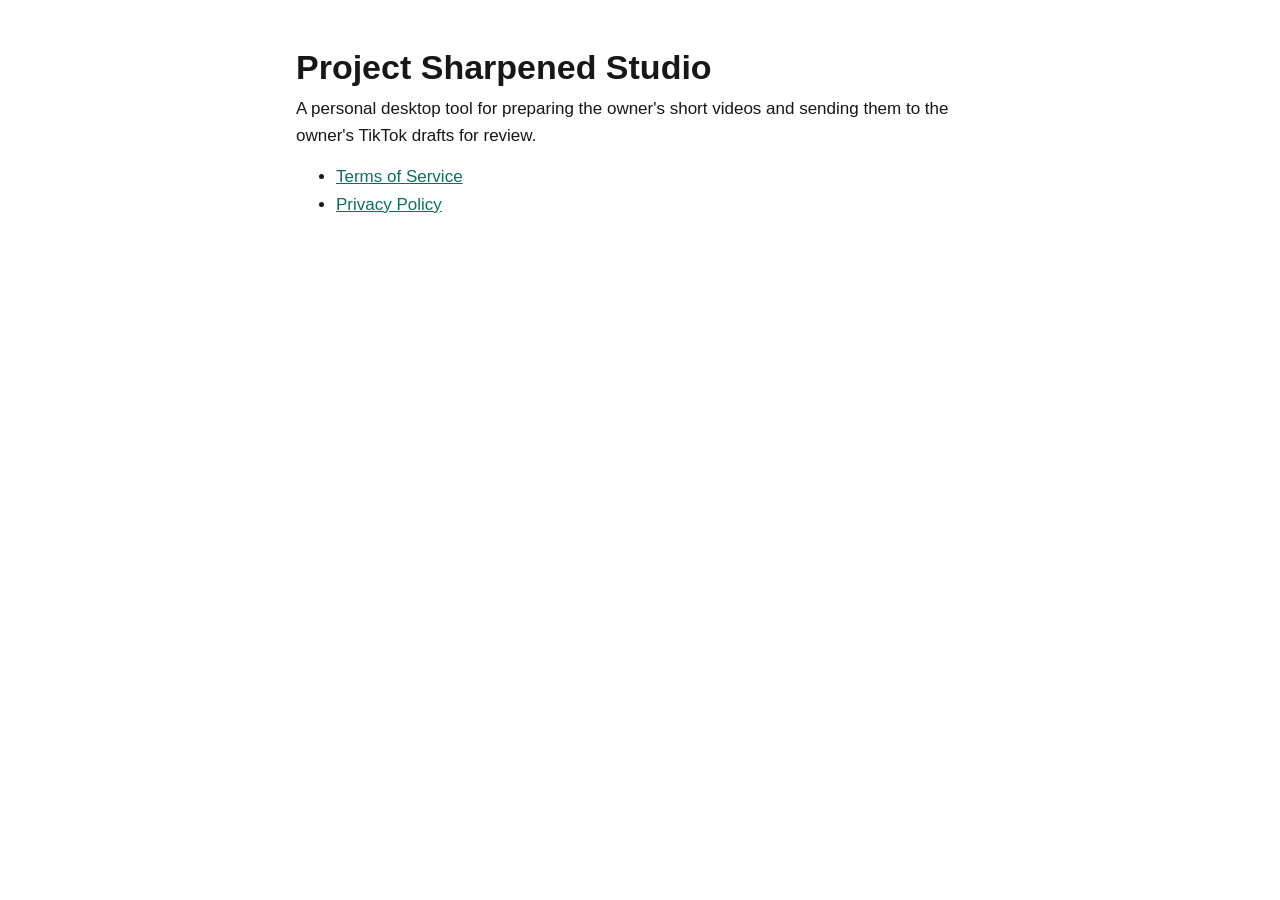
<file: index.html>
<!doctype html>
<html lang="en">
<head>
<meta charset="utf-8">
<meta name="viewport" content="width=device-width, initial-scale=1">
<title>Project Sharpened Studio</title>
<link rel="stylesheet" href="style.css">
</head>
<body>
<main>
  <h1>Project Sharpened Studio</h1>
  <p>A personal desktop tool for preparing the owner's short videos and sending them to the owner's TikTok drafts for review.</p>
  <ul>
    <li><a href="terms.html">Terms of Service</a></li>
    <li><a href="privacy.html">Privacy Policy</a></li>
  </ul>
</main>
</body>
</html>
</file>
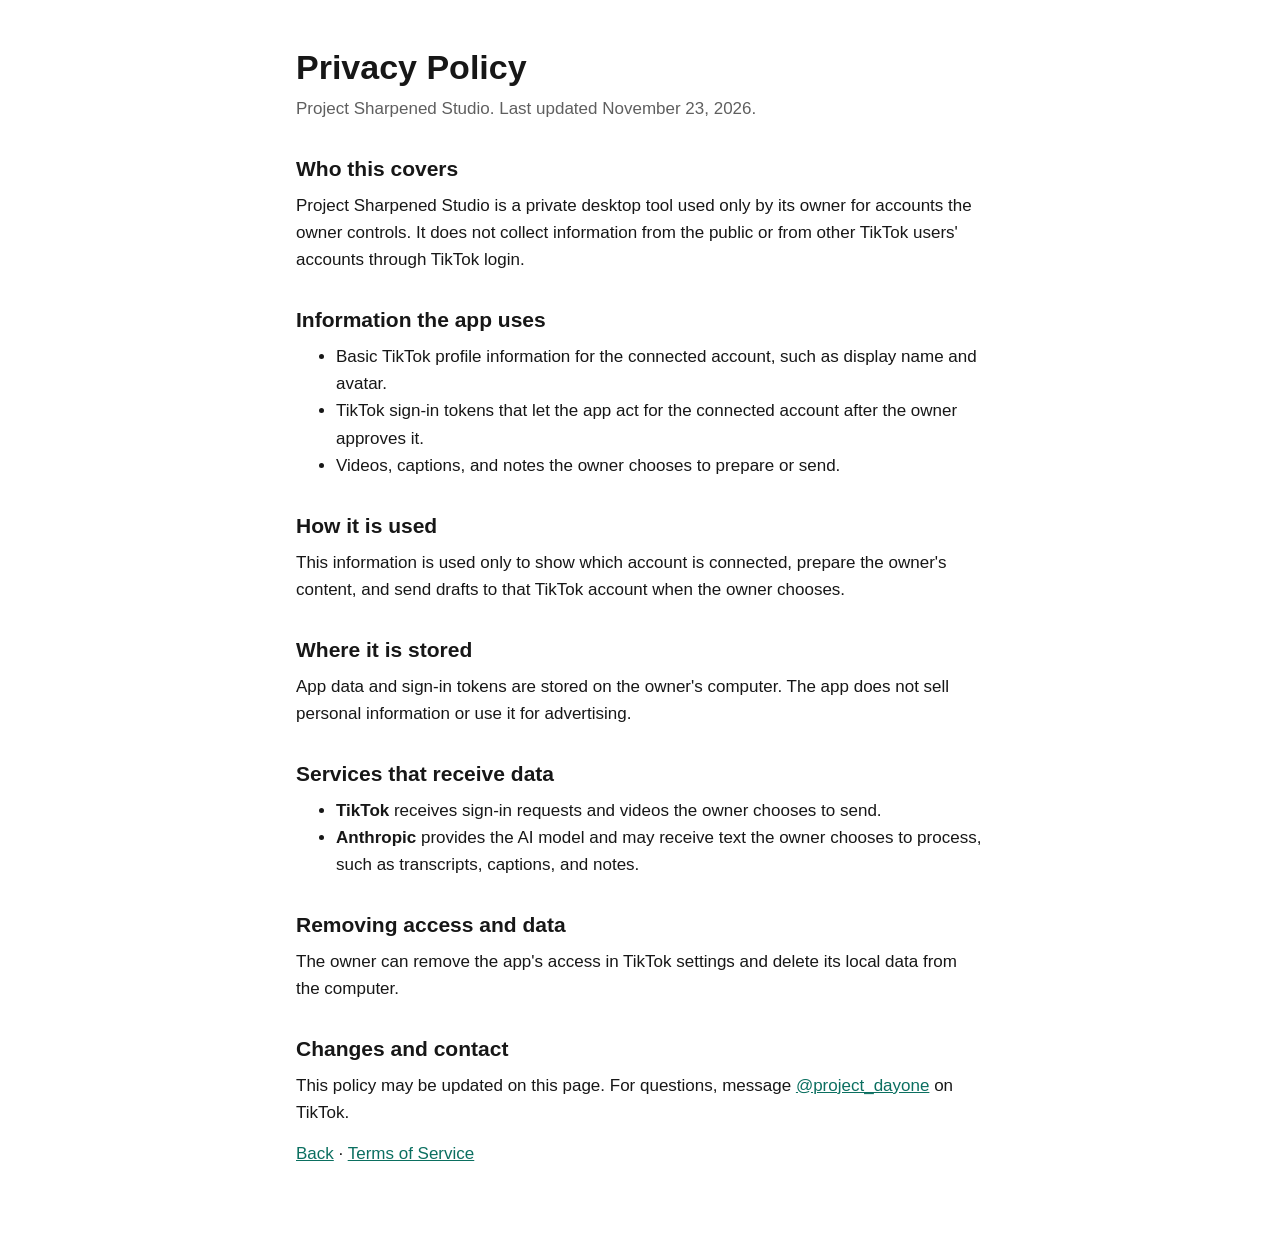
<file: privacy.html>
<!doctype html>
<html lang="en">
<head>
<meta charset="utf-8">
<meta name="viewport" content="width=device-width, initial-scale=1">
<title>Privacy Policy</title>
<link rel="stylesheet" href="style.css">
</head>
<body>
<main>
  <h1>Privacy Policy</h1>
  <p class="updated">Project Sharpened Studio. Last updated November 23, 2026.</p>

  <h2>Who this covers</h2>
  <p>Project Sharpened Studio is a private desktop tool used only by its owner for accounts the owner controls. It does not collect information from the public or from other TikTok users' accounts through TikTok login.</p>

  <h2>Information the app uses</h2>
  <ul>
    <li>Basic TikTok profile information for the connected account, such as display name and avatar.</li>
    <li>TikTok sign-in tokens that let the app act for the connected account after the owner approves it.</li>
    <li>Videos, captions, and notes the owner chooses to prepare or send.</li>
  </ul>

  <h2>How it is used</h2>
  <p>This information is used only to show which account is connected, prepare the owner's content, and send drafts to that TikTok account when the owner chooses.</p>

  <h2>Where it is stored</h2>
  <p>App data and sign-in tokens are stored on the owner's computer. The app does not sell personal information or use it for advertising.</p>

  <h2>Services that receive data</h2>
  <ul>
    <li><strong>TikTok</strong> receives sign-in requests and videos the owner chooses to send.</li>
    <li><strong>Anthropic</strong> provides the AI model and may receive text the owner chooses to process, such as transcripts, captions, and notes.</li>
  </ul>

  <h2>Removing access and data</h2>
  <p>The owner can remove the app's access in TikTok settings and delete its local data from the computer.</p>

  <h2>Changes and contact</h2>
  <p>This policy may be updated on this page. For questions, message <a href="https://www.tiktok.com/@project_dayone">@project_dayone</a> on TikTok.</p>

  <p><a href="index.html">Back</a> · <a href="terms.html">Terms of Service</a></p>
</main>
</body>
</html>
</file>
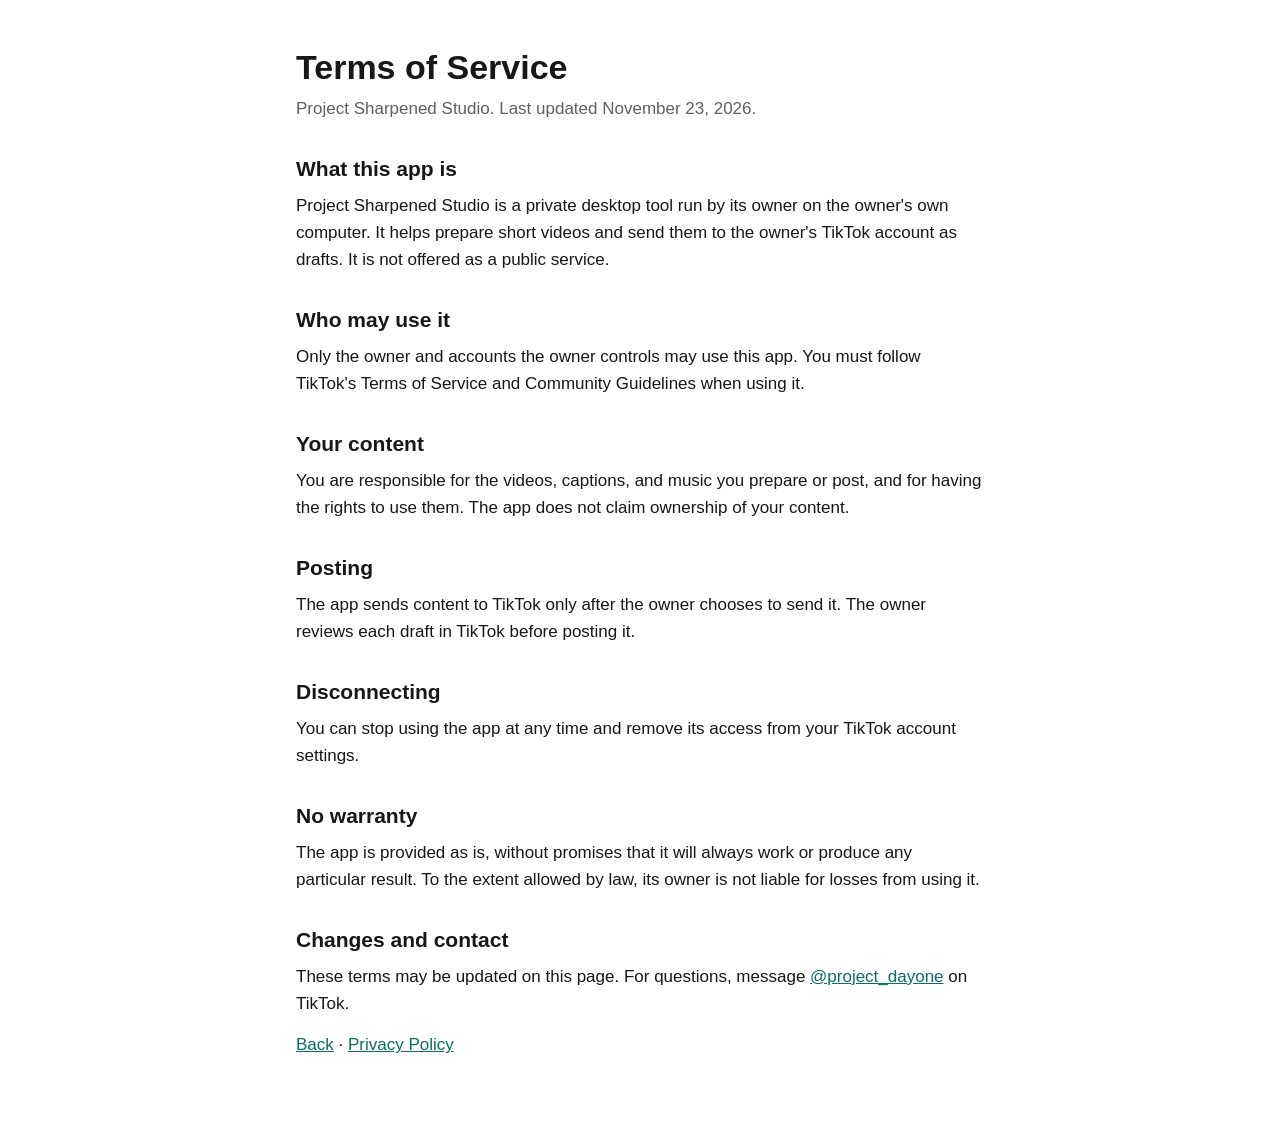
<file: terms.html>
<!doctype html>
<html lang="en">
<head>
<meta charset="utf-8">
<meta name="viewport" content="width=device-width, initial-scale=1">
<title>Terms of Service</title>
<link rel="stylesheet" href="style.css">
</head>
<body>
<main>
  <h1>Terms of Service</h1>
  <p class="updated">Project Sharpened Studio. Last updated November 23, 2026.</p>

  <h2>What this app is</h2>
  <p>Project Sharpened Studio is a private desktop tool run by its owner on the owner's own computer. It helps prepare short videos and send them to the owner's TikTok account as drafts. It is not offered as a public service.</p>

  <h2>Who may use it</h2>
  <p>Only the owner and accounts the owner controls may use this app. You must follow TikTok's Terms of Service and Community Guidelines when using it.</p>

  <h2>Your content</h2>
  <p>You are responsible for the videos, captions, and music you prepare or post, and for having the rights to use them. The app does not claim ownership of your content.</p>

  <h2>Posting</h2>
  <p>The app sends content to TikTok only after the owner chooses to send it. The owner reviews each draft in TikTok before posting it.</p>

  <h2>Disconnecting</h2>
  <p>You can stop using the app at any time and remove its access from your TikTok account settings.</p>

  <h2>No warranty</h2>
  <p>The app is provided as is, without promises that it will always work or produce any particular result. To the extent allowed by law, its owner is not liable for losses from using it.</p>

  <h2>Changes and contact</h2>
  <p>These terms may be updated on this page. For questions, message <a href="https://www.tiktok.com/@project_dayone">@project_dayone</a> on TikTok.</p>

  <p><a href="index.html">Back</a> · <a href="privacy.html">Privacy Policy</a></p>
</main>
</body>
</html>
</file>
<file: style.css>
:root { color-scheme: light dark; --bg: #ffffff; --text: #171717; --muted: #5f5f5f; --link: #0b6f60; }
@media (prefers-color-scheme: dark) { :root { --bg: #111214; --text: #f1f1f1; --muted: #b3b3b3; --link: #65e2cb; } }
* { box-sizing: border-box; }
body { margin: 0; background: var(--bg); color: var(--text); font: 17px/1.6 -apple-system, BlinkMacSystemFont, "Segoe UI", sans-serif; }
main { width: min(720px, 100%); margin: 0 auto; padding: 48px 16px 72px; }
h1 { margin: 0 0 8px; font-size: 34px; line-height: 1.15; }
h2 { margin: 30px 0 6px; font-size: 21px; }
p, ul { margin: 0 0 14px; }
a { color: var(--link); }
.updated { color: var(--muted); }
</file>
